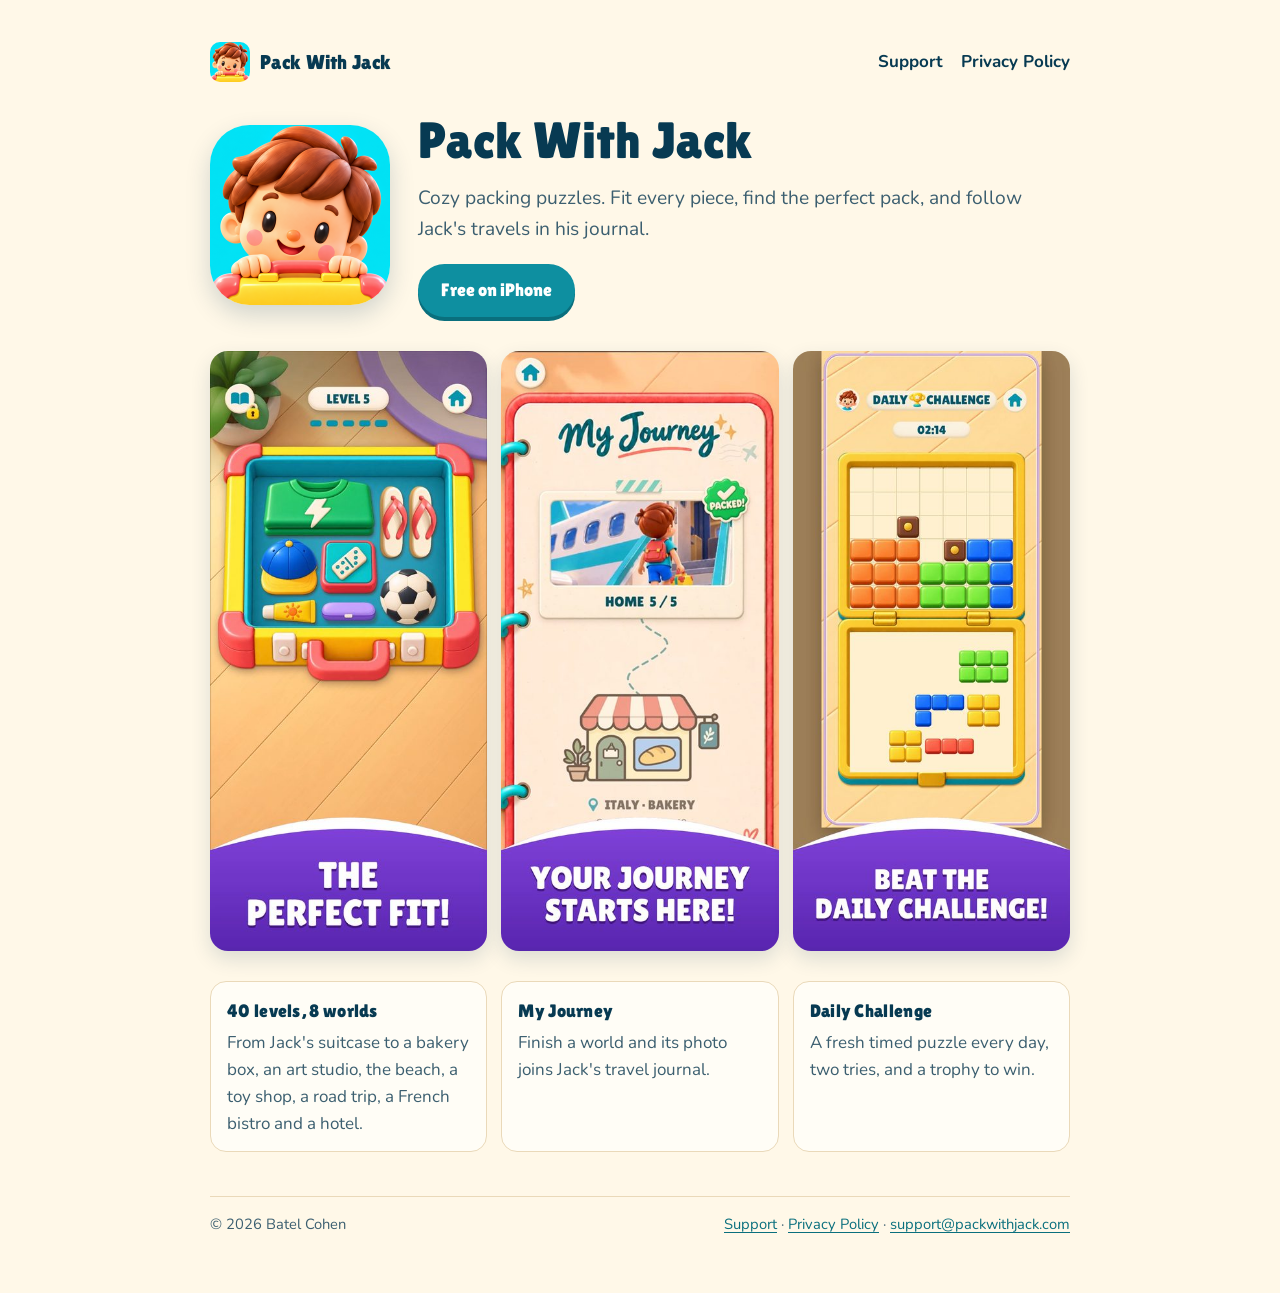
<file: index.html>
<!doctype html>
<html lang="en">
<head>
<meta charset="utf-8">
<meta name="viewport" content="width=device-width, initial-scale=1">
<title>Pack With Jack — Cozy Packing Puzzles</title>
<meta name="description" content="Pack With Jack is a cozy packing puzzle game for iPhone: fit every item into Jack's suitcase, bakery box and more across 40 levels and 8 worlds.">
<link rel="icon" href="/favicon.png">
<link rel="apple-touch-icon" href="/apple-touch-icon.png">
<link rel="preconnect" href="https://fonts.googleapis.com">
<link rel="preconnect" href="https://fonts.gstatic.com" crossorigin>
<link href="https://fonts.googleapis.com/css2?family=Lilita+One&family=Nunito:wght@400;700&display=swap" rel="stylesheet">
<link rel="stylesheet" href="/style.css">
</head>
<body>
<div class="wrap">
  <header class="top">
    <a class="brand" href="/"><img src="/favicon.png" alt="" width="40" height="40">Pack With Jack</a>
    <nav class="nav"><a href="/support/">Support</a><a href="/privacy/">Privacy Policy</a></nav>
  </header>

  <main>
    <section class="hero">
      <img src="/jack-icon.png" alt="Jack peeking over his yellow suitcase" width="180" height="180">
      <div>
        <h1>Pack With Jack</h1>
        <p class="tagline">Cozy packing puzzles. Fit every piece, find the perfect pack, and follow Jack's travels in his journal.</p>
        <span class="badge">Free on iPhone</span>
      </div>
    </section>

    <div class="shots">
      <img src="/shot-1.jpg" alt="A packed suitcase: THE PERFECT FIT!" width="428" height="926" loading="lazy">
      <img src="/shot-2.jpg" alt="Jack's travel journal: YOUR JOURNEY STARTS HERE!" width="428" height="926" loading="lazy">
      <img src="/shot-3.jpg" alt="The Daily Challenge" width="428" height="926" loading="lazy">
    </div>

    <div class="features">
      <div class="feature"><h3>40 levels, 8 worlds</h3><p>From Jack's suitcase to a bakery box, an art studio, the beach, a toy shop, a road trip, a French bistro and a hotel.</p></div>
      <div class="feature"><h3>My Journey</h3><p>Finish a world and its photo joins Jack's travel journal.</p></div>
      <div class="feature"><h3>Daily Challenge</h3><p>A fresh timed puzzle every day, two tries, and a trophy to win.</p></div>
    </div>
  </main>

  <footer>
    <span>© 2026 Batel Cohen</span>
    <span><a href="/support/">Support</a> · <a href="/privacy/">Privacy Policy</a> · <a href="mailto:support@packwithjack.com">support@packwithjack.com</a></span>
  </footer>
</div>
</body>
</html>
</file>
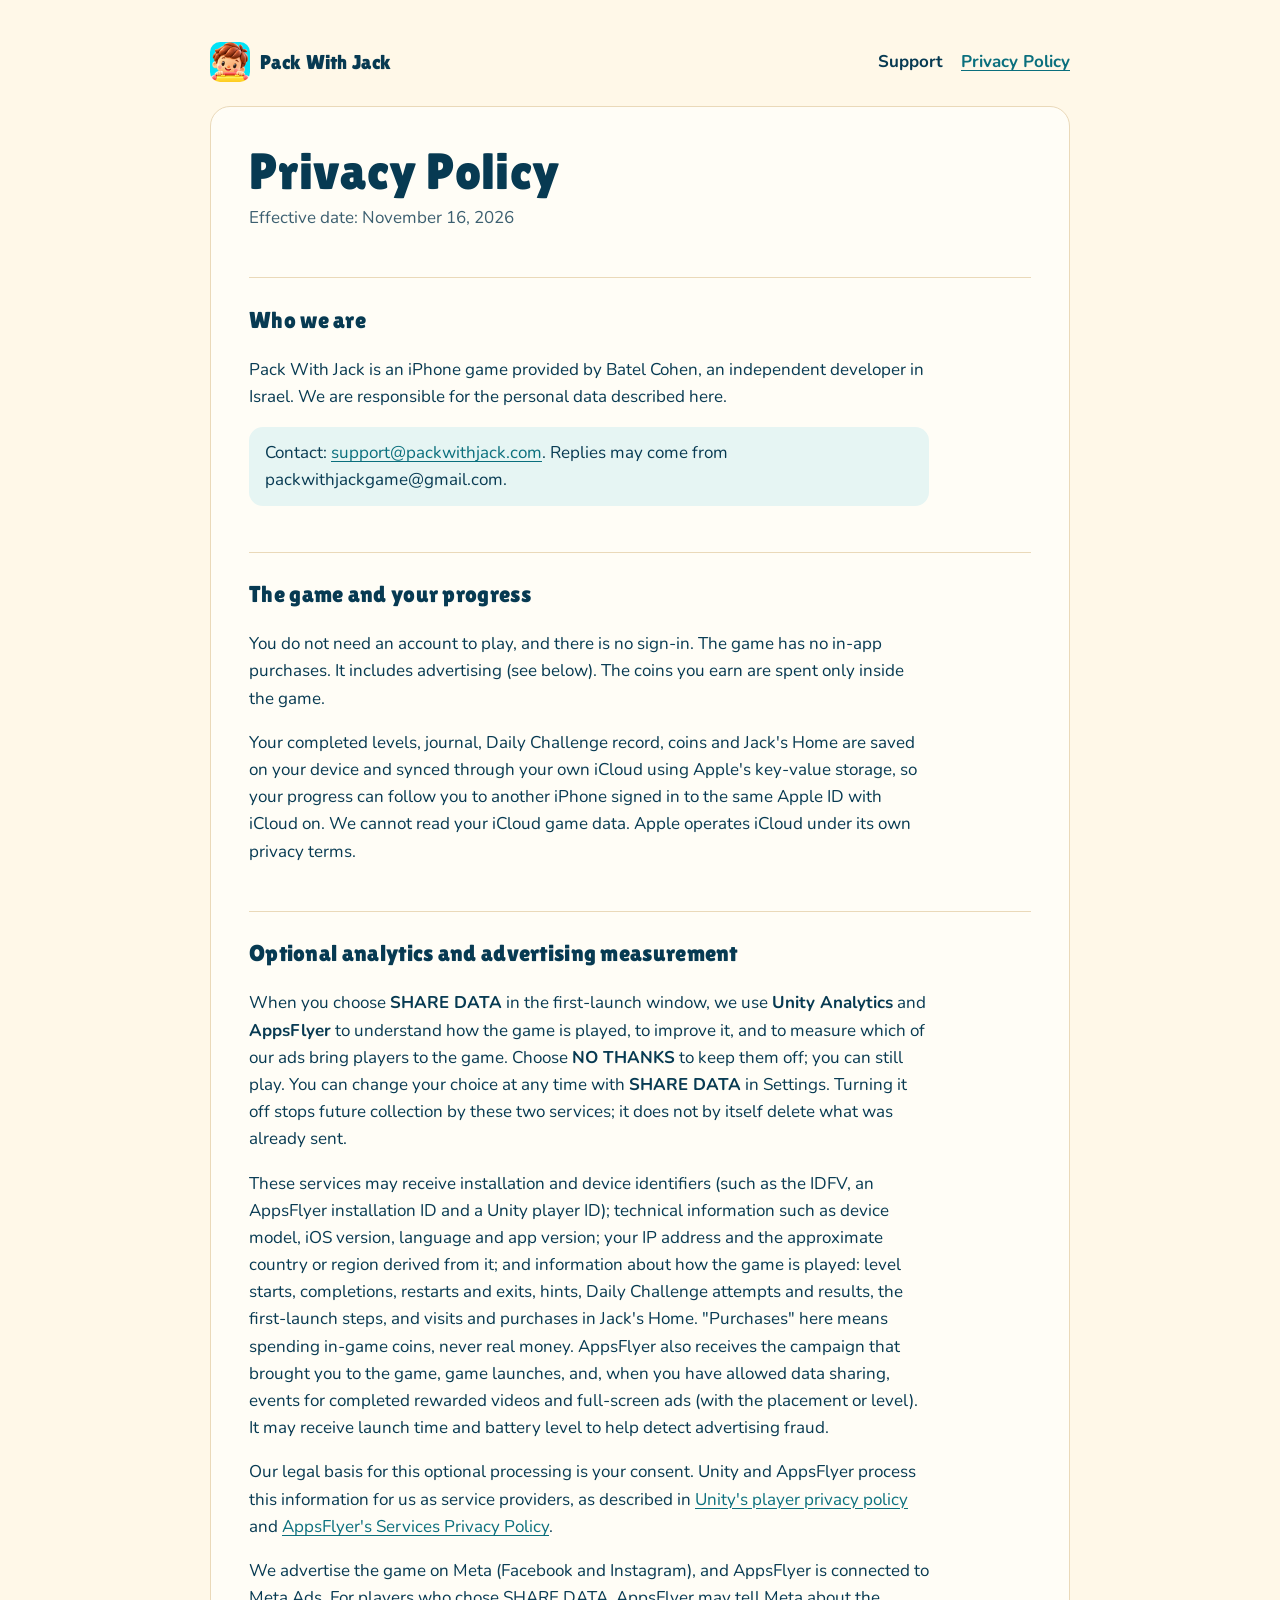
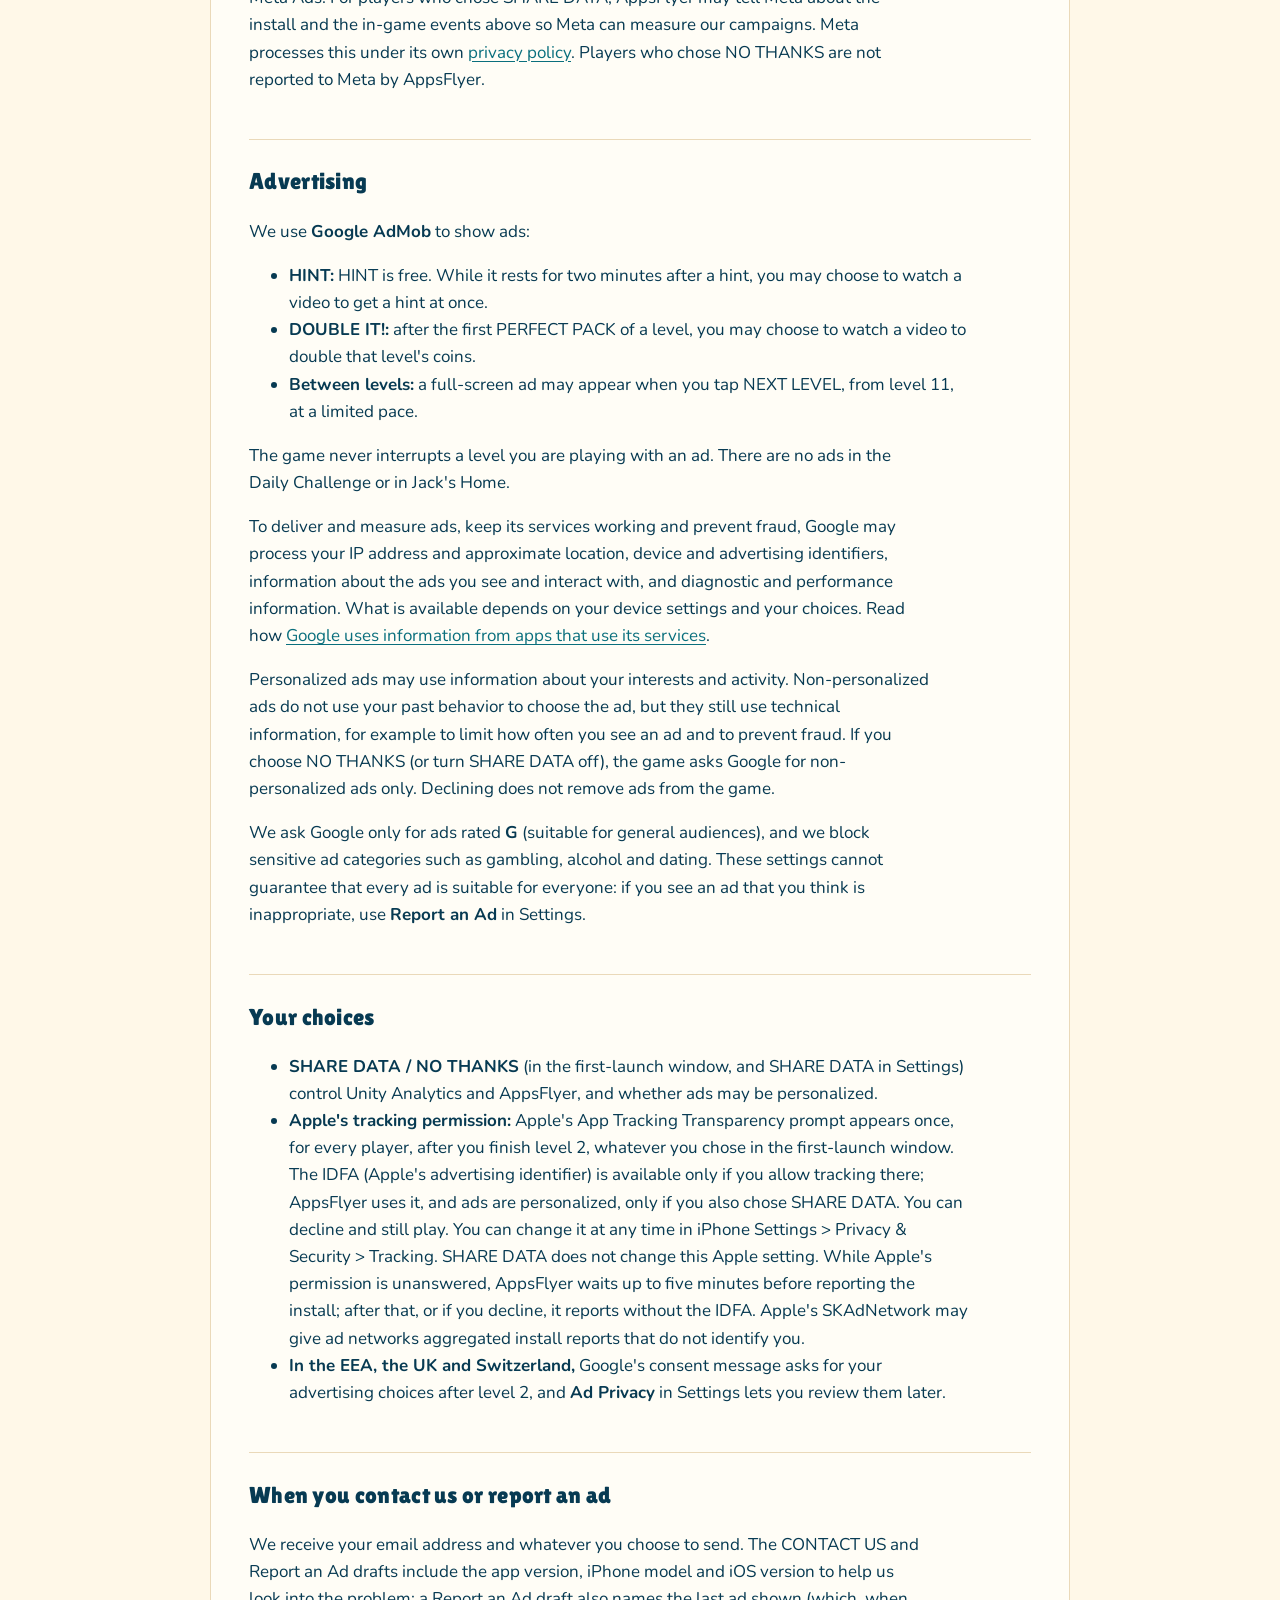
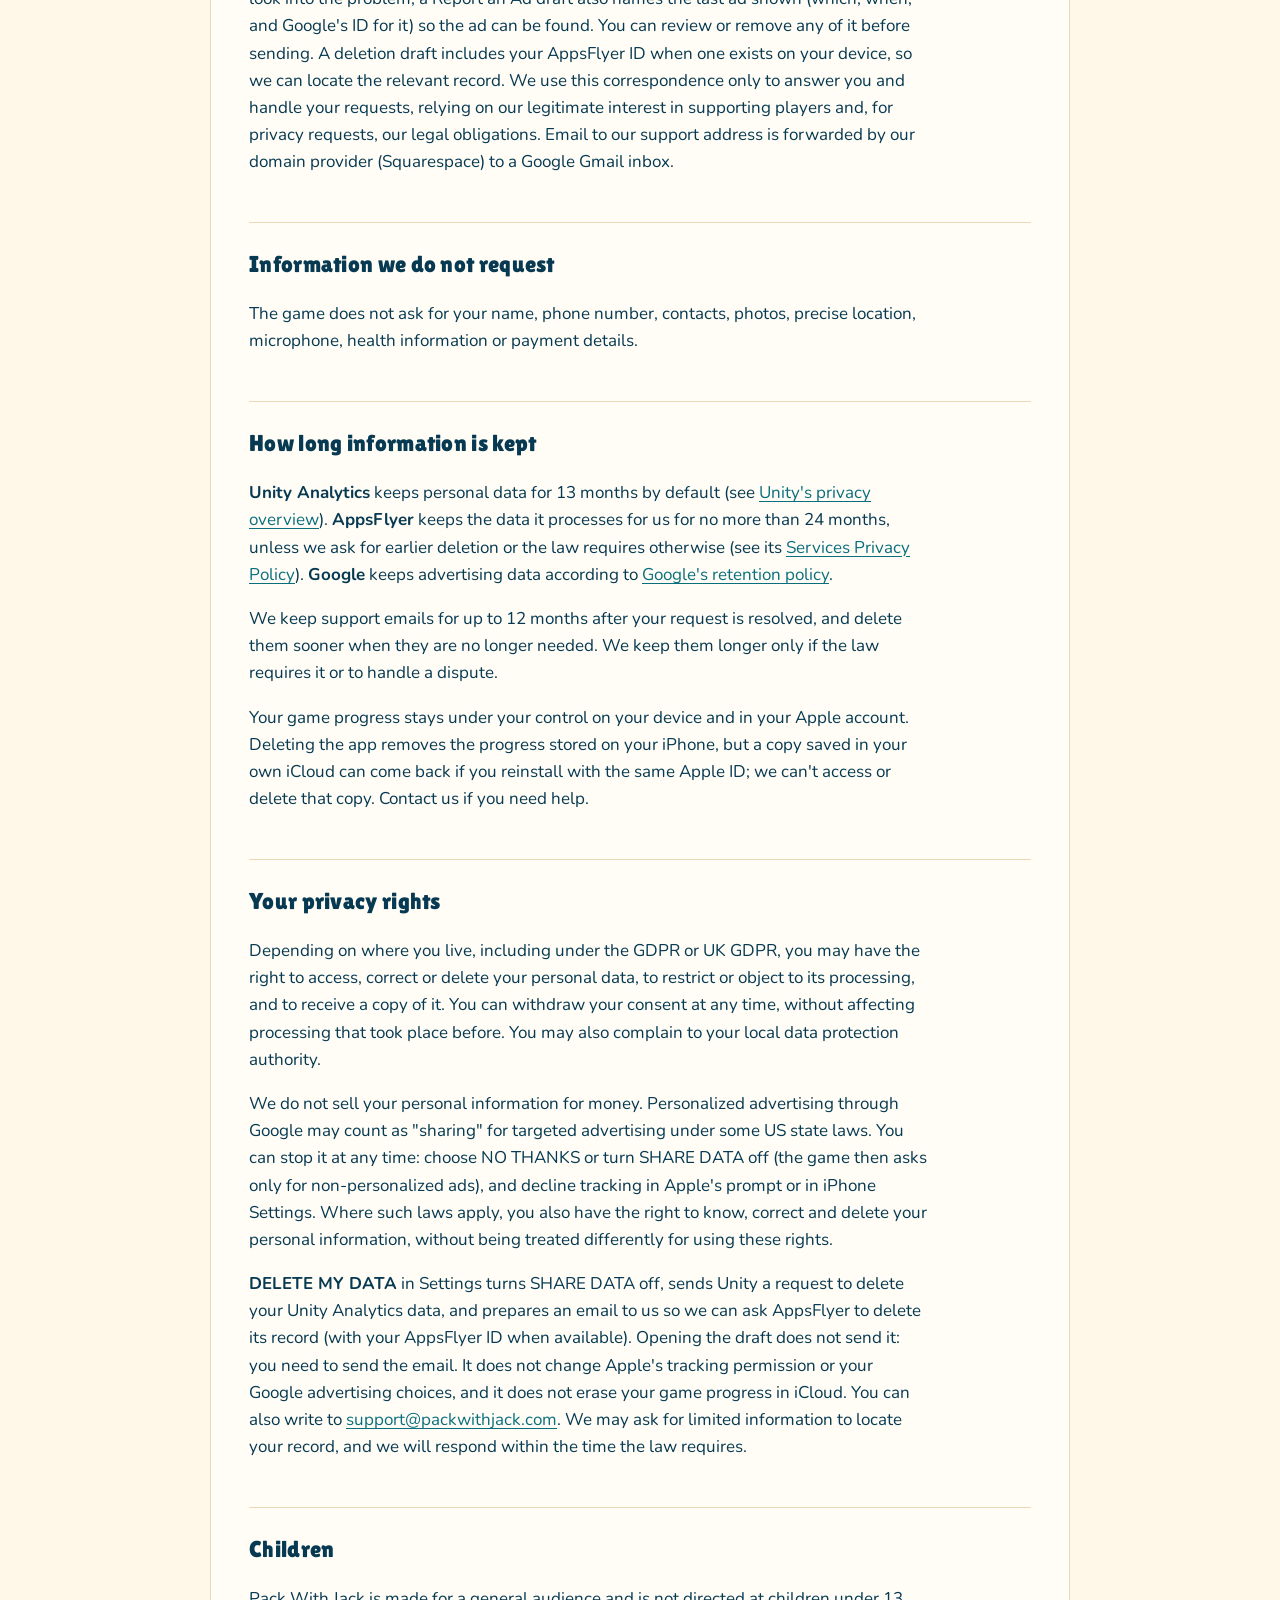
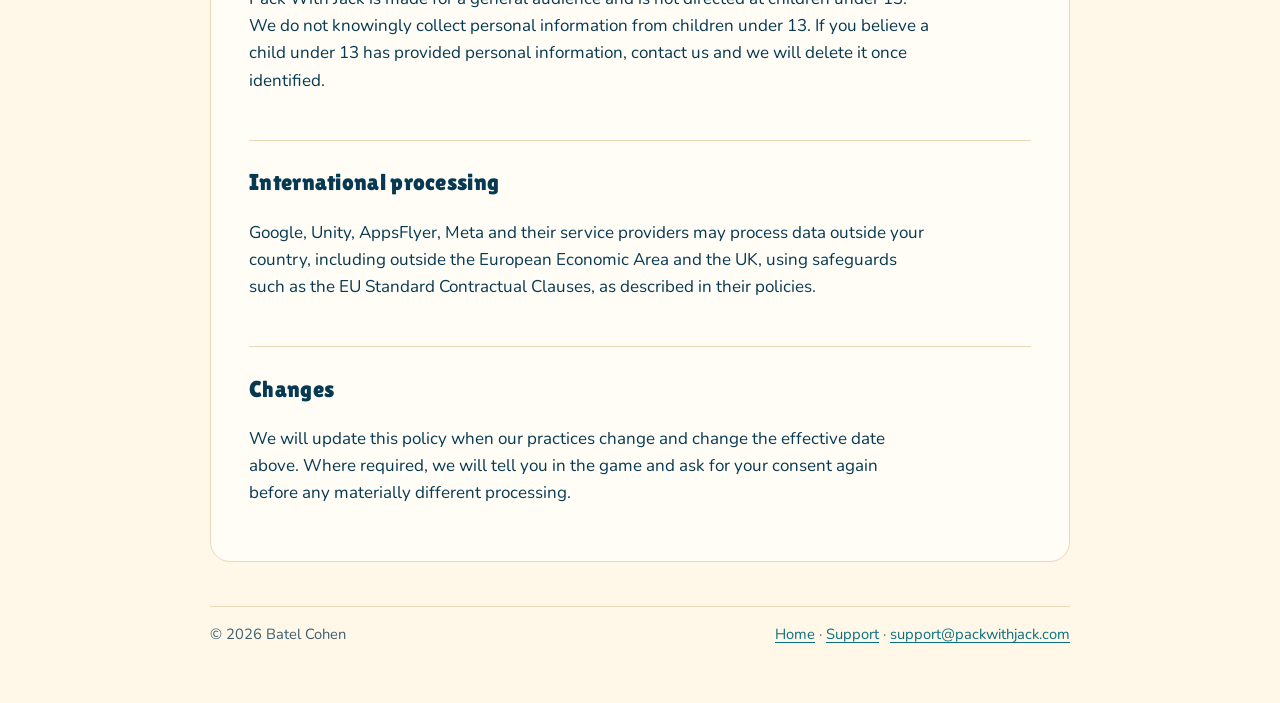
<file: privacy/index.html>
<!doctype html>
<html lang="en">
<head>
<meta charset="utf-8">
<meta name="viewport" content="width=device-width, initial-scale=1">
<title>Privacy Policy — Pack With Jack</title>
<meta name="description" content="How Pack With Jack handles your data: optional analytics and ad measurement with your consent, Google AdMob advertising, Apple's tracking permission, iCloud progress and your privacy rights.">
<link rel="icon" href="/favicon.png">
<link rel="apple-touch-icon" href="/apple-touch-icon.png">
<link rel="preconnect" href="https://fonts.googleapis.com">
<link rel="preconnect" href="https://fonts.gstatic.com" crossorigin>
<link href="https://fonts.googleapis.com/css2?family=Lilita+One&family=Nunito:wght@400;700&display=swap" rel="stylesheet">
<link rel="stylesheet" href="/style.css">
</head>
<body>
<div class="wrap">
  <header class="top">
    <a class="brand" href="/"><img src="/favicon.png" alt="" width="40" height="40">Pack With Jack</a>
    <nav class="nav"><a href="/support/">Support</a><a href="/privacy/" aria-current="page">Privacy Policy</a></nav>
  </header>

  <main class="doc">
    <h1>Privacy Policy</h1>
    <p class="meta">Effective date: November 16, 2026</p>

    <h2>Who we are</h2>
    <p>Pack With Jack is an iPhone game provided by Batel Cohen, an independent developer in Israel. We are responsible for the personal data described here.</p>
    <p class="contact">Contact: <a href="mailto:support@packwithjack.com">support@packwithjack.com</a>. Replies may come from packwithjackgame@gmail.com.</p>

    <h2>The game and your progress</h2>
    <p>You do not need an account to play, and there is no sign-in. The game has no in-app purchases. It includes advertising (see below). The coins you earn are spent only inside the game.</p>
    <p>Your completed levels, journal, Daily Challenge record, coins and Jack's Home are saved on your device and synced through your own iCloud using Apple's key-value storage, so your progress can follow you to another iPhone signed in to the same Apple ID with iCloud on. We cannot read your iCloud game data. Apple operates iCloud under its own privacy terms.</p>

    <h2>Optional analytics and advertising measurement</h2>
    <p>When you choose <strong>SHARE DATA</strong> in the first-launch window, we use <strong>Unity Analytics</strong> and <strong>AppsFlyer</strong> to understand how the game is played, to improve it, and to measure which of our ads bring players to the game. Choose <strong>NO THANKS</strong> to keep them off; you can still play. You can change your choice at any time with <strong>SHARE DATA</strong> in Settings. Turning it off stops future collection by these two services; it does not by itself delete what was already sent.</p>
    <p>These services may receive installation and device identifiers (such as the IDFV, an AppsFlyer installation ID and a Unity player ID); technical information such as device model, iOS version, language and app version; your IP address and the approximate country or region derived from it; and information about how the game is played: level starts, completions, restarts and exits, hints, Daily Challenge attempts and results, the first-launch steps, and visits and purchases in Jack's Home. "Purchases" here means spending in-game coins, never real money. AppsFlyer also receives the campaign that brought you to the game, game launches, and, when you have allowed data sharing, events for completed rewarded videos and full-screen ads (with the placement or level). It may receive launch time and battery level to help detect advertising fraud.</p>
    <p>Our legal basis for this optional processing is your consent. Unity and AppsFlyer process this information for us as service providers, as described in <a href="https://unity.com/legal/game-player-and-app-user-privacy-policy">Unity's player privacy policy</a> and <a href="https://www.appsflyer.com/legal/services-privacy-policy/">AppsFlyer's Services Privacy Policy</a>.</p>
    <p id="appsflyer-partners">We advertise the game on Meta (Facebook and Instagram), and AppsFlyer is connected to Meta Ads. For players who chose SHARE DATA, AppsFlyer may tell Meta about the install and the in-game events above so Meta can measure our campaigns. Meta processes this under its own <a href="https://www.facebook.com/privacy/policy">privacy policy</a>. Players who chose NO THANKS are not reported to Meta by AppsFlyer.</p>

    <h2>Advertising</h2>
    <p>We use <strong>Google AdMob</strong> to show ads:</p>
    <ul>
      <li><strong>HINT:</strong> HINT is free. While it rests for two minutes after a hint, you may choose to watch a video to get a hint at once.</li>
      <li><strong>DOUBLE IT!:</strong> after the first PERFECT PACK of a level, you may choose to watch a video to double that level's coins.</li>
      <li><strong>Between levels:</strong> a full-screen ad may appear when you tap NEXT LEVEL, from level 11, at a limited pace.</li>
    </ul>
    <p>The game never interrupts a level you are playing with an ad. There are no ads in the Daily Challenge or in Jack's Home.</p>
    <p>To deliver and measure ads, keep its services working and prevent fraud, Google may process your IP address and approximate location, device and advertising identifiers, information about the ads you see and interact with, and diagnostic and performance information. What is available depends on your device settings and your choices. Read how <a href="https://policies.google.com/technologies/partner-sites">Google uses information from apps that use its services</a>.</p>
    <p>Personalized ads may use information about your interests and activity. Non-personalized ads do not use your past behavior to choose the ad, but they still use technical information, for example to limit how often you see an ad and to prevent fraud. If you choose NO THANKS (or turn SHARE DATA off), the game asks Google for non-personalized ads only. Declining does not remove ads from the game.</p>
    <p>We ask Google only for ads rated <strong>G</strong> (suitable for general audiences), and we block sensitive ad categories such as gambling, alcohol and dating. These settings cannot guarantee that every ad is suitable for everyone: if you see an ad that you think is inappropriate, use <strong>Report an Ad</strong> in Settings.</p>

    <h2>Your choices</h2>
    <ul>
      <li><strong>SHARE DATA / NO THANKS</strong> (in the first-launch window, and SHARE DATA in Settings) control Unity Analytics and AppsFlyer, and whether ads may be personalized.</li>
      <li><strong>Apple's tracking permission:</strong> Apple's App Tracking Transparency prompt appears once, for every player, after you finish level 2, whatever you chose in the first-launch window. The IDFA (Apple's advertising identifier) is available only if you allow tracking there; AppsFlyer uses it, and ads are personalized, only if you also chose SHARE DATA. You can decline and still play. You can change it at any time in iPhone Settings &gt; Privacy &amp; Security &gt; Tracking. SHARE DATA does not change this Apple setting. While Apple's permission is unanswered, AppsFlyer waits up to five minutes before reporting the install; after that, or if you decline, it reports without the IDFA. Apple's SKAdNetwork may give ad networks aggregated install reports that do not identify you.</li>
      <li><strong>In the EEA, the UK and Switzerland,</strong> Google's consent message asks for your advertising choices after level 2, and <strong>Ad Privacy</strong> in Settings lets you review them later.</li>
    </ul>

    <h2>When you contact us or report an ad</h2>
    <p>We receive your email address and whatever you choose to send. The CONTACT US and Report an Ad drafts include the app version, iPhone model and iOS version to help us look into the problem; a Report an Ad draft also names the last ad shown (which, when, and Google's ID for it) so the ad can be found. You can review or remove any of it before sending. A deletion draft includes your AppsFlyer ID when one exists on your device, so we can locate the relevant record. We use this correspondence only to answer you and handle your requests, relying on our legitimate interest in supporting players and, for privacy requests, our legal obligations. Email to our support address is forwarded by our domain provider (Squarespace) to a Google Gmail inbox.</p>

    <h2>Information we do not request</h2>
    <p>The game does not ask for your name, phone number, contacts, photos, precise location, microphone, health information or payment details.</p>

    <h2>How long information is kept</h2>
    <p><strong>Unity Analytics</strong> keeps personal data for 13 months by default (see <a href="https://docs.unity.com/en-us/analytics/privacy-and-consent/privacy-overview">Unity's privacy overview</a>). <strong>AppsFlyer</strong> keeps the data it processes for us for no more than 24 months, unless we ask for earlier deletion or the law requires otherwise (see its <a href="https://www.appsflyer.com/legal/services-privacy-policy/">Services Privacy Policy</a>). <strong>Google</strong> keeps advertising data according to <a href="https://policies.google.com/technologies/retention">Google's retention policy</a>.</p>
    <p>We keep support emails for up to 12 months after your request is resolved, and delete them sooner when they are no longer needed. We keep them longer only if the law requires it or to handle a dispute.</p>
    <p>Your game progress stays under your control on your device and in your Apple account. Deleting the app removes the progress stored on your iPhone, but a copy saved in your own iCloud can come back if you reinstall with the same Apple ID; we can't access or delete that copy. Contact us if you need help.</p>

    <h2>Your privacy rights</h2>
    <p>Depending on where you live, including under the GDPR or UK GDPR, you may have the right to access, correct or delete your personal data, to restrict or object to its processing, and to receive a copy of it. You can withdraw your consent at any time, without affecting processing that took place before. You may also complain to your local data protection authority.</p>
    <p>We do not sell your personal information for money. Personalized advertising through Google may count as "sharing" for targeted advertising under some US state laws. You can stop it at any time: choose NO THANKS or turn SHARE DATA off (the game then asks only for non-personalized ads), and decline tracking in Apple's prompt or in iPhone Settings. Where such laws apply, you also have the right to know, correct and delete your personal information, without being treated differently for using these rights.</p>
    <p><strong>DELETE MY DATA</strong> in Settings turns SHARE DATA off, sends Unity a request to delete your Unity Analytics data, and prepares an email to us so we can ask AppsFlyer to delete its record (with your AppsFlyer ID when available). Opening the draft does not send it: you need to send the email. It does not change Apple's tracking permission or your Google advertising choices, and it does not erase your game progress in iCloud. You can also write to <a href="mailto:support@packwithjack.com">support@packwithjack.com</a>. We may ask for limited information to locate your record, and we will respond within the time the law requires.</p>

    <h2>Children</h2>
    <p>Pack With Jack is made for a general audience and is not directed at children under 13. We do not knowingly collect personal information from children under 13. If you believe a child under 13 has provided personal information, contact us and we will delete it once identified.</p>

    <h2>International processing</h2>
    <p>Google, Unity, AppsFlyer, Meta and their service providers may process data outside your country, including outside the European Economic Area and the UK, using safeguards such as the EU Standard Contractual Clauses, as described in their policies.</p>

    <h2>Changes</h2>
    <p>We will update this policy when our practices change and change the effective date above. Where required, we will tell you in the game and ask for your consent again before any materially different processing.</p>
  </main>

  <footer>
    <span>© 2026 Batel Cohen</span>
    <span><a href="/">Home</a> · <a href="/support/">Support</a> · <a href="mailto:support@packwithjack.com">support@packwithjack.com</a></span>
  </footer>
</div>
</body>
</html>
</file>
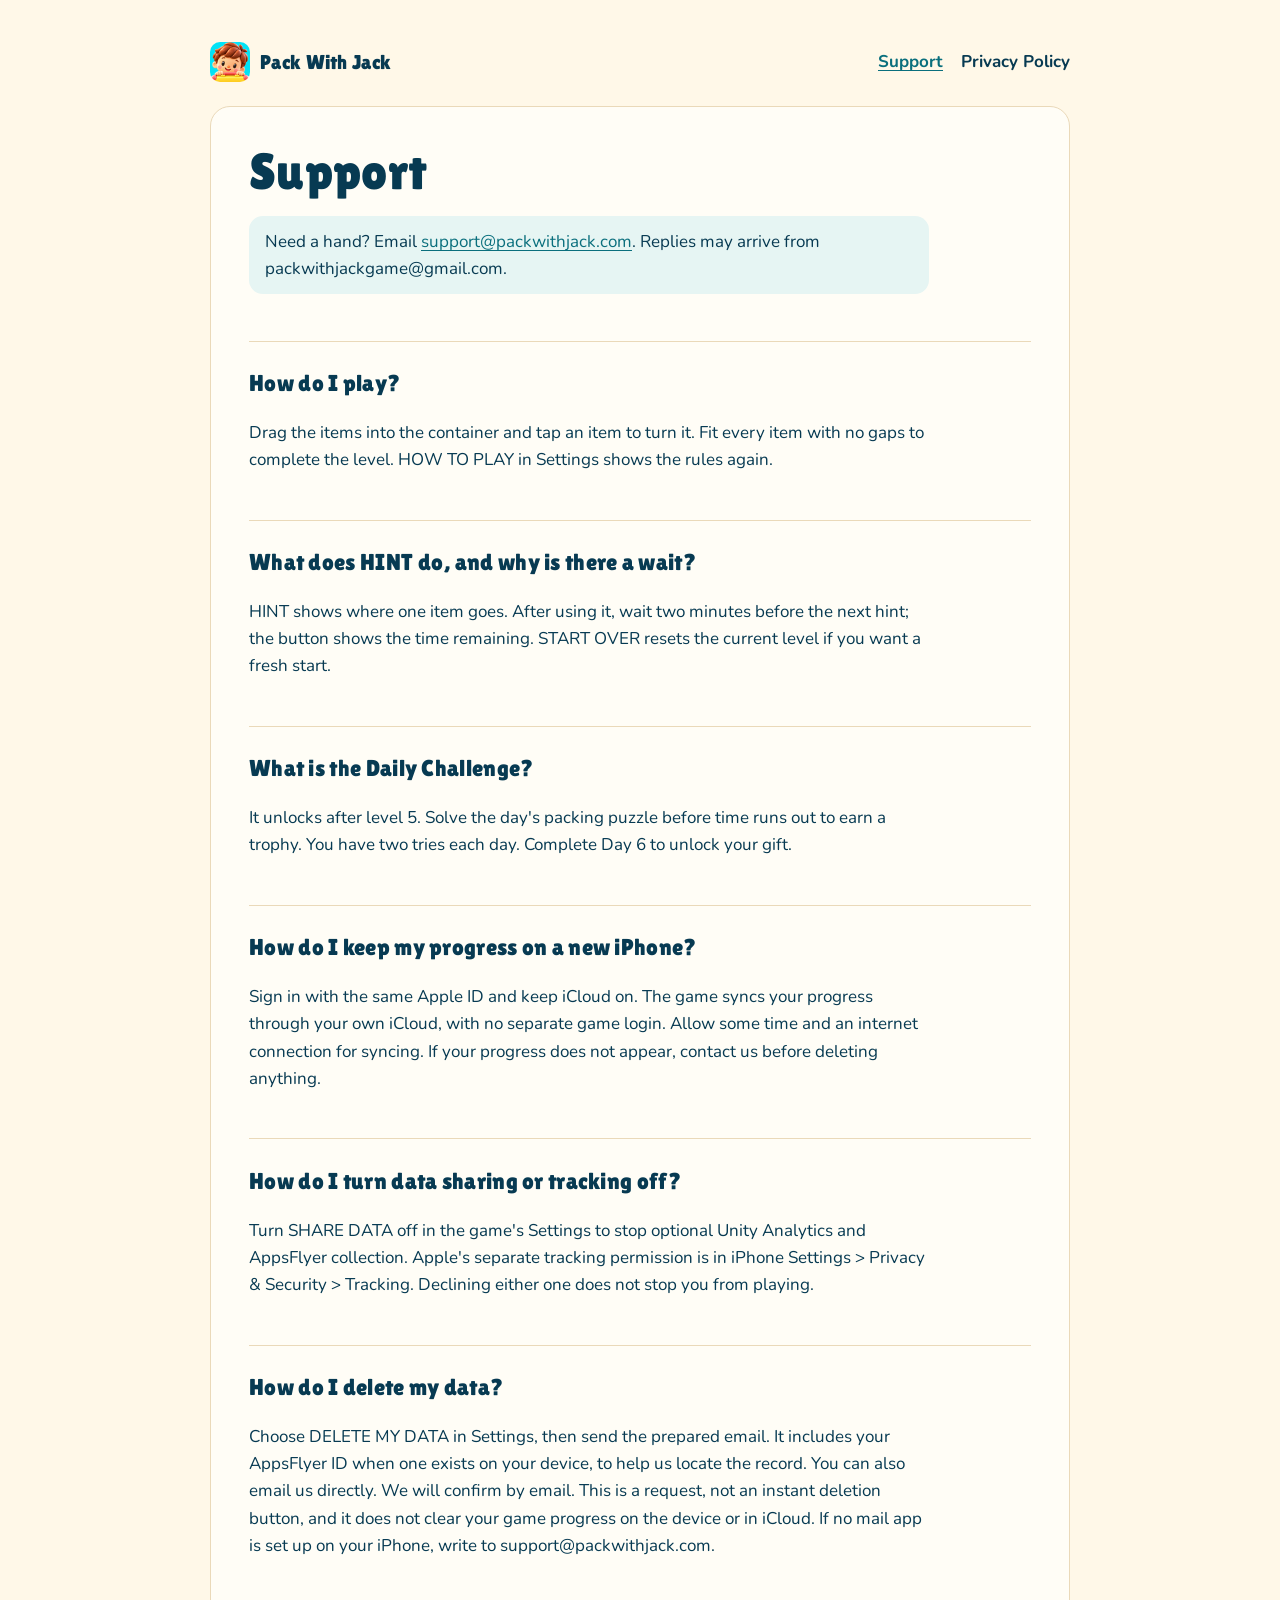
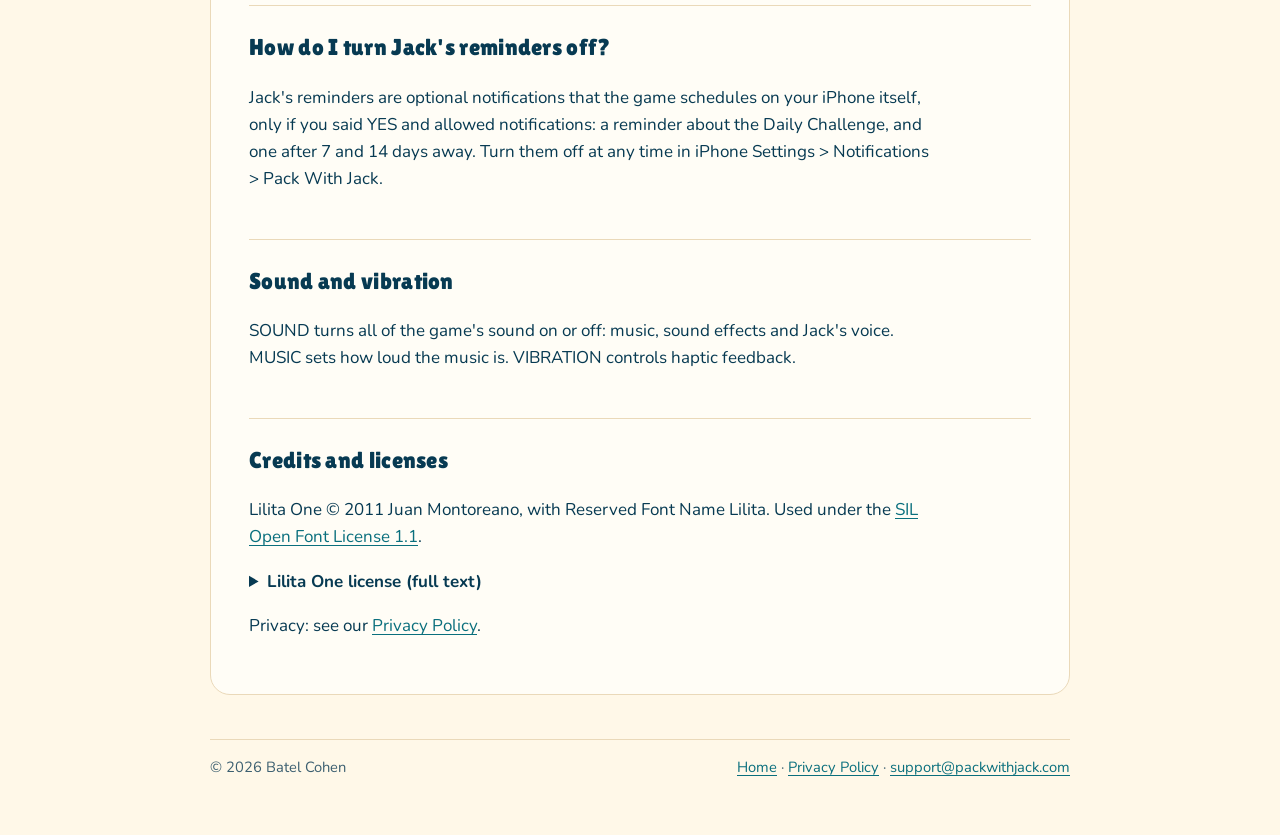
<file: support/index.html>
<!doctype html>
<html lang="en">
<head>
<meta charset="utf-8">
<meta name="viewport" content="width=device-width, initial-scale=1">
<title>Support — Pack With Jack</title>
<meta name="description" content="Help for Pack With Jack: how to play, hints, the Daily Challenge, progress on a new iPhone, data sharing and deleting your data.">
<link rel="icon" href="/favicon.png">
<link rel="apple-touch-icon" href="/apple-touch-icon.png">
<link rel="preconnect" href="https://fonts.googleapis.com">
<link rel="preconnect" href="https://fonts.gstatic.com" crossorigin>
<link href="https://fonts.googleapis.com/css2?family=Lilita+One&family=Nunito:wght@400;700&display=swap" rel="stylesheet">
<link rel="stylesheet" href="/style.css">
</head>
<body>
<div class="wrap">
  <header class="top">
    <a class="brand" href="/"><img src="/favicon.png" alt="" width="40" height="40">Pack With Jack</a>
    <nav class="nav"><a href="/support/" aria-current="page">Support</a><a href="/privacy/">Privacy Policy</a></nav>
  </header>

  <main class="doc">
    <h1>Support</h1>
    <p class="contact">Need a hand? Email <a href="mailto:support@packwithjack.com">support@packwithjack.com</a>. Replies may arrive from packwithjackgame@gmail.com.</p>

    <h2>How do I play?</h2>
    <p>Drag the items into the container and tap an item to turn it. Fit every item with no gaps to complete the level. HOW TO PLAY in Settings shows the rules again.</p>

    <h2>What does HINT do, and why is there a wait?</h2>
    <p>HINT shows where one item goes. After using it, wait two minutes before the next hint; the button shows the time remaining. START OVER resets the current level if you want a fresh start.</p>

    <h2>What is the Daily Challenge?</h2>
    <p>It unlocks after level 5. Solve the day's packing puzzle before time runs out to earn a trophy. You have two tries each day. Complete Day 6 to unlock your gift.</p>

    <h2>How do I keep my progress on a new iPhone?</h2>
    <p>Sign in with the same Apple ID and keep iCloud on. The game syncs your progress through your own iCloud, with no separate game login. Allow some time and an internet connection for syncing. If your progress does not appear, contact us before deleting anything.</p>

    <h2>How do I turn data sharing or tracking off?</h2>
    <p>Turn SHARE DATA off in the game's Settings to stop optional Unity Analytics and AppsFlyer collection. Apple's separate tracking permission is in iPhone Settings &gt; Privacy &amp; Security &gt; Tracking. Declining either one does not stop you from playing.</p>

    <h2>How do I delete my data?</h2>
    <p>Choose DELETE MY DATA in Settings, then send the prepared email. It includes your AppsFlyer ID when one exists on your device, to help us locate the record. You can also email us directly. We will confirm by email. This is a request, not an instant deletion button, and it does not clear your game progress on the device or in iCloud. If no mail app is set up on your iPhone, write to support@packwithjack.com.</p>

    <h2>How do I turn Jack's reminders off?</h2>
    <p>Jack's reminders are optional notifications that the game schedules on your iPhone itself, only if you said YES and allowed notifications: a reminder about the Daily Challenge, and one after 7 and 14 days away. Turn them off at any time in iPhone Settings &gt; Notifications &gt; Pack With Jack.</p>

    <h2>Sound and vibration</h2>
    <p>SOUND turns all of the game's sound on or off: music, sound effects and Jack's voice. MUSIC sets how loud the music is. VIBRATION controls haptic feedback.</p>

    <h2>Credits and licenses</h2>
    <p>Lilita One © 2011 Juan Montoreano, with Reserved Font Name Lilita. Used under the <a href="https://openfontlicense.org/open-font-license-official-text/">SIL Open Font License 1.1</a>.</p>
    <details>
      <summary>Lilita One license (full text)</summary>
      <pre class="license">Copyright (c) 2011 Juan Montoreano (juan@remolacha.biz), 
with Reserved Font Name Lilita

This Font Software is licensed under the SIL Open Font License, Version 1.1.
This license is copied below, and is also available with a FAQ at:
http://scripts.sil.org/OFL


-----------------------------------------------------------
SIL OPEN FONT LICENSE Version 1.1 - 26 February 2007
-----------------------------------------------------------

PREAMBLE
The goals of the Open Font License (OFL) are to stimulate worldwide
development of collaborative font projects, to support the font creation
efforts of academic and linguistic communities, and to provide a free and
open framework in which fonts may be shared and improved in partnership
with others.

The OFL allows the licensed fonts to be used, studied, modified and
redistributed freely as long as they are not sold by themselves. The
fonts, including any derivative works, can be bundled, embedded, 
redistributed and/or sold with any software provided that any reserved
names are not used by derivative works. The fonts and derivatives,
however, cannot be released under any other type of license. The
requirement for fonts to remain under this license does not apply
to any document created using the fonts or their derivatives.

DEFINITIONS
"Font Software" refers to the set of files released by the Copyright
Holder(s) under this license and clearly marked as such. This may
include source files, build scripts and documentation.

"Reserved Font Name" refers to any names specified as such after the
copyright statement(s).

"Original Version" refers to the collection of Font Software components as
distributed by the Copyright Holder(s).

"Modified Version" refers to any derivative made by adding to, deleting,
or substituting -- in part or in whole -- any of the components of the
Original Version, by changing formats or by porting the Font Software to a
new environment.

"Author" refers to any designer, engineer, programmer, technical
writer or other person who contributed to the Font Software.

PERMISSION &amp; CONDITIONS
Permission is hereby granted, free of charge, to any person obtaining
a copy of the Font Software, to use, study, copy, merge, embed, modify,
redistribute, and sell modified and unmodified copies of the Font
Software, subject to the following conditions:

1) Neither the Font Software nor any of its individual components,
in Original or Modified Versions, may be sold by itself.

2) Original or Modified Versions of the Font Software may be bundled,
redistributed and/or sold with any software, provided that each copy
contains the above copyright notice and this license. These can be
included either as stand-alone text files, human-readable headers or
in the appropriate machine-readable metadata fields within text or
binary files as long as those fields can be easily viewed by the user.

3) No Modified Version of the Font Software may use the Reserved Font
Name(s) unless explicit written permission is granted by the corresponding
Copyright Holder. This restriction only applies to the primary font name as
presented to the users.

4) The name(s) of the Copyright Holder(s) or the Author(s) of the Font
Software shall not be used to promote, endorse or advertise any
Modified Version, except to acknowledge the contribution(s) of the
Copyright Holder(s) and the Author(s) or with their explicit written
permission.

5) The Font Software, modified or unmodified, in part or in whole,
must be distributed entirely under this license, and must not be
distributed under any other license. The requirement for fonts to
remain under this license does not apply to any document created
using the Font Software.

TERMINATION
This license becomes null and void if any of the above conditions are
not met.

DISCLAIMER
THE FONT SOFTWARE IS PROVIDED "AS IS", WITHOUT WARRANTY OF ANY KIND,
EXPRESS OR IMPLIED, INCLUDING BUT NOT LIMITED TO ANY WARRANTIES OF
MERCHANTABILITY, FITNESS FOR A PARTICULAR PURPOSE AND NONINFRINGEMENT
OF COPYRIGHT, PATENT, TRADEMARK, OR OTHER RIGHT. IN NO EVENT SHALL THE
COPYRIGHT HOLDER BE LIABLE FOR ANY CLAIM, DAMAGES OR OTHER LIABILITY,
INCLUDING ANY GENERAL, SPECIAL, INDIRECT, INCIDENTAL, OR CONSEQUENTIAL
DAMAGES, WHETHER IN AN ACTION OF CONTRACT, TORT OR OTHERWISE, ARISING
FROM, OUT OF THE USE OR INABILITY TO USE THE FONT SOFTWARE OR FROM
OTHER DEALINGS IN THE FONT SOFTWARE.
</pre>
    </details>
    <p>Privacy: see our <a href="/privacy/">Privacy Policy</a>.</p>
  </main>

  <footer>
    <span>© 2026 Batel Cohen</span>
    <span><a href="/">Home</a> · <a href="/privacy/">Privacy Policy</a> · <a href="mailto:support@packwithjack.com">support@packwithjack.com</a></span>
  </footer>
</div>
</body>
</html>
</file>
<file: style.css>
:root {
  --cream: #fff8e8;
  --paper: #fffdf6;
  --ink: #073a52;
  --ink-soft: #3c5f70;
  --teal: #0e8fa0;
  --teal-deep: #0a6f7d;
  --coral: #f06a5a;
  --line: #ead9b9;
  color-scheme: light;
}
* { box-sizing: border-box; }
html, body { margin: 0; }
body {
  background: var(--cream);
  color: var(--ink);
  font: 17px/1.6 "Nunito", "Segoe UI", system-ui, -apple-system, sans-serif;
  padding-inline: 16px;
}
a { color: var(--teal-deep); text-underline-offset: 3px; }
a:hover { color: var(--coral); }
h1, h2, h3, .brand { font-family: "Lilita One", "Arial Rounded MT Bold", "Nunito", sans-serif; font-weight: 400; letter-spacing: .3px; text-wrap: balance; }
h1 { font-size: clamp(2.1rem, 6vw, 3.2rem); line-height: 1.05; margin: 0 0 .3em; }
h2 { font-size: 1.45rem; margin: 2em 0 .4em; }
h3 { font-size: 1.15rem; margin: 1.4em 0 .3em; }
p, li { max-width: 68ch; }
.wrap { max-width: 860px; margin: 0 auto; padding-block: 28px 56px; }

/* header */
.top { display: flex; align-items: center; justify-content: space-between; gap: 12px; flex-wrap: wrap; padding-block: 14px; }
.brand { display: flex; align-items: center; gap: 10px; color: var(--ink); text-decoration: none; font-size: 1.25rem; }
.brand img { width: 40px; height: 40px; border-radius: 10px; }
.nav { display: flex; gap: 18px; flex-wrap: wrap; }
.nav a { color: var(--ink); text-decoration: none; font-weight: 700; }
.nav a:hover, .nav a[aria-current="page"] { color: var(--teal-deep); text-decoration: underline; }

/* home */
.hero { display: grid; grid-template-columns: auto 1fr; gap: 28px; align-items: center; margin-top: 18px; }
.hero img { width: min(180px, 38vw); height: auto; border-radius: 22%; box-shadow: 0 10px 24px rgba(7, 58, 82, .18); }
.tagline { font-size: 1.2rem; color: var(--ink-soft); margin: 0 0 1em; }
.badge { display: inline-block; background: var(--teal); color: #fff; padding: .7em 1.3em; border-radius: 999px; font-family: "Lilita One", sans-serif; font-size: 1.1rem; text-decoration: none; box-shadow: 0 4px 0 var(--teal-deep); }
.shots { display: grid; grid-template-columns: repeat(3, 1fr); gap: 14px; margin-top: 34px; }
.shots img { width: 100%; height: auto; border-radius: 18px; box-shadow: 0 8px 20px rgba(7, 58, 82, .14); }
.features { display: grid; grid-template-columns: repeat(auto-fit, minmax(220px, 1fr)); gap: 14px; margin-top: 30px; }
.feature { background: var(--paper); border: 1px solid var(--line); border-radius: 16px; padding: 14px 16px; }
.feature h3 { margin: 0 0 .2em; }
.feature p { margin: 0; color: var(--ink-soft); }

/* documents */
.doc { background: var(--paper); border: 1px solid var(--line); border-radius: 20px; padding: clamp(18px, 4vw, 38px); margin-top: 10px; }
.doc h1 { margin-bottom: .1em; }
.meta { color: var(--ink-soft); margin-top: 0; }
.doc h2 { border-top: 1px solid var(--line); padding-top: 1em; }
.contact { background: #e6f5f3; border-radius: 14px; padding: 12px 16px; }
details { margin-top: 1em; }
summary { cursor: pointer; font-weight: 700; }
pre.license { white-space: pre-wrap; font-size: .82rem; line-height: 1.45; background: var(--cream); border: 1px solid var(--line); border-radius: 12px; padding: 14px; overflow-x: auto; }

footer { margin-top: 44px; padding-top: 16px; border-top: 1px solid var(--line); color: var(--ink-soft); font-size: .92rem; display: flex; gap: 16px; flex-wrap: wrap; justify-content: space-between; }

@media (max-width: 560px) {
  .hero { grid-template-columns: 1fr; text-align: center; justify-items: center; }
  .shots { grid-template-columns: repeat(3, minmax(0, 1fr)); gap: 8px; }
  body { font-size: 16px; }
}
</file>
